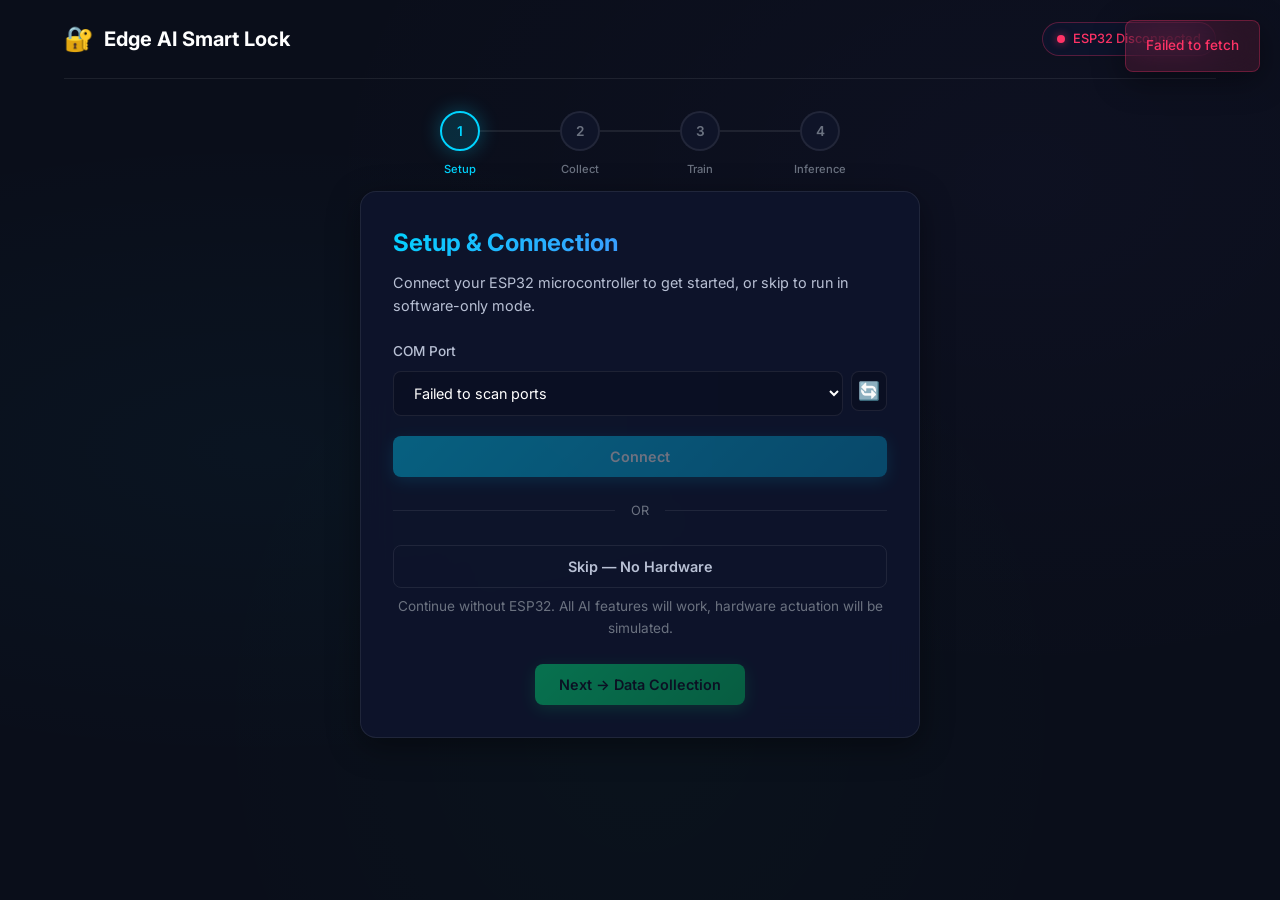
<file: frontend/index.html>
<!DOCTYPE html>
<html lang="en">
<head>
    <meta charset="UTF-8">
    <meta name="viewport" content="width=device-width, initial-scale=1.0">
    <meta name="description" content="Edge AI Smart Lock System — Setup and ESP32 Connection">
    <title>Edge AI Smart Lock — Setup</title>
    <link rel="stylesheet" href="css/style.css">
</head>
<body>
    <div class="app-container">
        <!-- Header -->
        <header class="app-header">
            <div class="app-header__title">
                <span class="icon">🔐</span>
                Edge AI Smart Lock
            </div>
            <div id="esp-badge" class="esp-badge disconnected">
                <span class="esp-badge__dot"></span>
                <span>ESP32 Disconnected</span>
            </div>
        </header>

        <!-- Progress Bar -->
        <div id="progress-bar" class="progress-bar"></div>

        <!-- Main Content -->
        <main data-step="1">
            <div class="card" style="max-width: 560px; margin: 0 auto;">
                <h1 class="card__title">Setup & Connection</h1>
                <p class="card__subtitle">Connect your ESP32 microcontroller to get started, or skip to run in software-only mode.</p>

                <!-- COM Port Selection -->
                <div class="form-group">
                    <label class="form-label">COM Port</label>
                    <div class="input-group">
                        <select id="port-select" class="form-select">
                            <option value="">Scanning for ports...</option>
                        </select>
                        <button id="btn-refresh" class="btn btn-icon" title="Refresh ports">🔄</button>
                    </div>
                </div>

                <!-- Connect Button -->
                <button id="btn-connect" class="btn btn-primary" style="width: 100%;" disabled>
                    Connect
                </button>

                <!-- Connection Status -->
                <div id="connection-status" class="mt-2 text-center text-small hidden"></div>

                <!-- Divider -->
                <div class="divider">OR</div>

                <!-- Skip Hardware -->
                <button id="btn-skip" class="btn btn-secondary" style="width: 100%;">
                    Skip — No Hardware
                </button>
                <p class="text-center text-muted text-small mt-1">
                    Continue without ESP32. All AI features will work, hardware actuation will be simulated.
                </p>

                <!-- Navigation -->
                <div class="btn-group btn-group--center mt-3">
                    <button id="btn-next" class="btn btn-success" disabled>
                        Next → Data Collection
                    </button>
                </div>
            </div>
        </main>
    </div>

    <script src="js/common.js"></script>
    <script src="js/setup.js"></script>
</body>
</html>
</file>
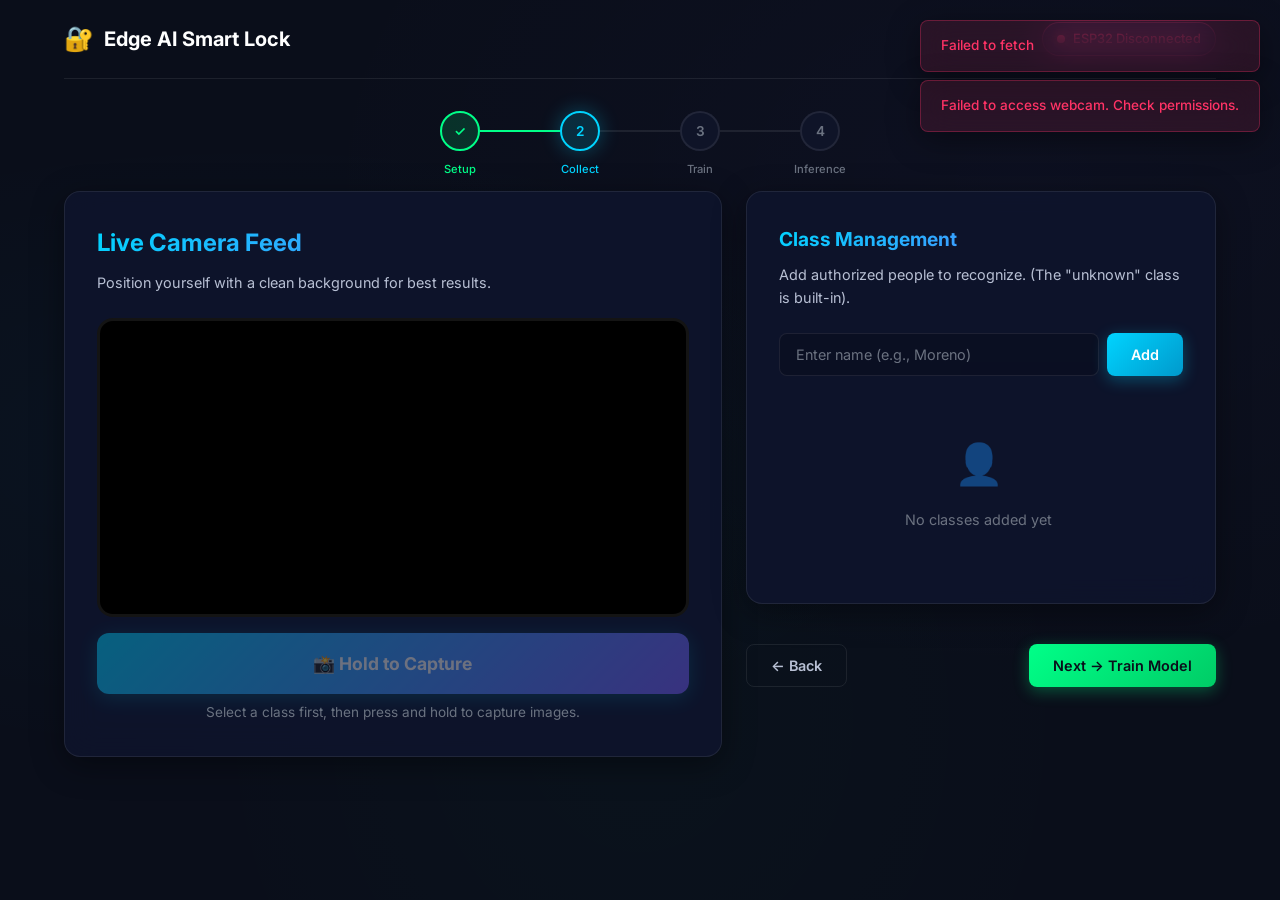
<file: frontend/collect.html>
<!DOCTYPE html>
<html lang="en">
<head>
    <meta charset="UTF-8">
    <meta name="viewport" content="width=device-width, initial-scale=1.0">
    <meta name="description" content="Edge AI Smart Lock — Data Collection and Class Registration">
    <title>Edge AI Smart Lock — Data Collection</title>
    <link rel="stylesheet" href="css/style.css">
</head>
<body>
    <div class="app-container">
        <!-- Header -->
        <header class="app-header">
            <div class="app-header__title">
                <span class="icon">🔐</span>
                Edge AI Smart Lock
            </div>
            <div id="esp-badge" class="esp-badge disconnected">
                <span class="esp-badge__dot"></span>
                <span>ESP32 Disconnected</span>
            </div>
        </header>

        <!-- Progress Bar -->
        <div id="progress-bar" class="progress-bar"></div>

        <!-- Main Content -->
        <main data-step="2">
            <div class="two-col">
                <!-- Left Column: Webcam & Capture -->
                <div class="flex flex-col gap-2">
                    <div class="card">
                        <h1 class="card__title">Live Camera Feed</h1>
                        <p class="card__subtitle">Position yourself with a clean background for best results.</p>

                        <!-- Webcam Viewport -->
                        <div class="viewport-frame" id="viewport-frame">
                            <video id="webcam-video" autoplay playsinline muted></video>
                            <canvas id="capture-canvas" style="display: none;"></canvas>
                        </div>

                        <!-- Capture Button -->
                        <div class="mt-2">
                            <button id="btn-capture" class="btn btn-capture" disabled>
                                📸 Hold to Capture
                            </button>
                            <p class="text-center text-muted text-small mt-1" id="capture-hint">
                                Select a class first, then press and hold to capture images.
                            </p>
                        </div>
                    </div>
                </div>

                <!-- Right Column: Class Management -->
                <div class="flex flex-col gap-2">
                    <div class="card">
                        <h2 class="card__title" style="font-size: 1.2rem;">Class Management</h2>
                        <p class="card__subtitle">Add authorized people to recognize. (The "unknown" class is built-in).</p>

                        <!-- Add Class -->
                        <div class="input-group mb-2">
                            <input type="text" id="class-name-input" class="form-input" placeholder="Enter name (e.g., Moreno)" maxlength="50">
                            <button id="btn-add-class" class="btn btn-primary">Add</button>
                        </div>

                        <!-- Class List -->
                        <div id="class-list" class="class-list">
                            <div class="empty-state">
                                <div class="empty-state__icon">👤</div>
                                <p class="empty-state__text">No classes added yet</p>
                            </div>
                        </div>
                    </div>

                    <!-- Navigation -->
                    <div class="btn-group btn-group--between">
                        <button id="btn-back" class="btn btn-secondary">← Back</button>
                        <button id="btn-next" class="btn btn-success">Next → Train Model</button>
                    </div>
                </div>
            </div>
        </main>
    </div>

    <script src="js/common.js"></script>
    <script src="js/collect.js"></script>
</body>
</html>
</file>
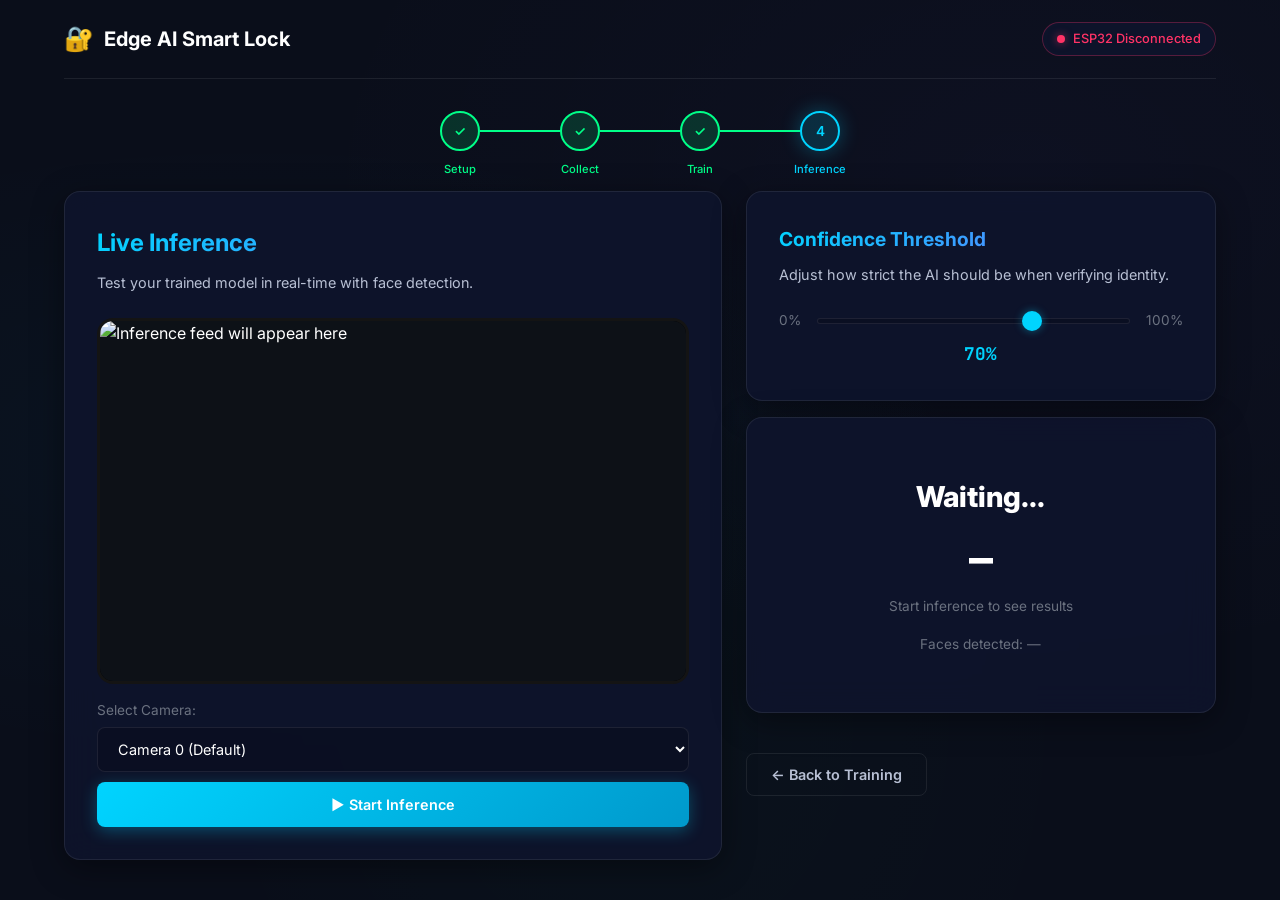
<file: frontend/inference.html>
<!DOCTYPE html>
<html lang="en">
<head>
    <meta charset="UTF-8">
    <meta name="viewport" content="width=device-width, initial-scale=1.0">
    <meta name="description" content="Edge AI Smart Lock — Live Inference and Testing">
    <title>Edge AI Smart Lock — Live Inference</title>
    <link rel="stylesheet" href="css/style.css">
</head>
<body>
    <div class="app-container">
        <!-- Header -->
        <header class="app-header">
            <div class="app-header__title">
                <span class="icon">🔐</span>
                Edge AI Smart Lock
            </div>
            <div id="esp-badge" class="esp-badge disconnected">
                <span class="esp-badge__dot"></span>
                <span>ESP32 Disconnected</span>
            </div>
        </header>

        <!-- Progress Bar -->
        <div id="progress-bar" class="progress-bar"></div>

        <!-- Main Content -->
        <main data-step="4">
            <div class="two-col">
                <!-- Left Column: Video Feed -->
                <div class="flex flex-col gap-2">
                    <div class="card">
                        <h1 class="card__title">Live Inference</h1>
                        <p class="card__subtitle">Test your trained model in real-time with face detection.</p>

                        <!-- MJPEG Viewport -->
                        <div class="viewport-frame" id="viewport-frame">
                            <img id="mjpeg-feed" alt="Inference feed will appear here"
                                 style="width: 100%; display: block; min-height: 360px; background: #0d1117; object-fit: contain;">
                        </div>

                        <!-- Controls -->
                        <div class="mt-2">
                            <label class="text-small text-muted" style="display: block; margin-bottom: 5px;">Select Camera:</label>
                            <select id="camera-select" class="form-input" style="width: 100%; margin-bottom: 10px;">
                                <option value="0">Camera 0 (Default)</option>
                                <option value="1">Camera 1</option>
                                <option value="2">Camera 2</option>
                                <option value="3">Camera 3</option>
                            </select>
                            <button id="btn-toggle" class="btn btn-primary" style="width: 100%; padding: 14px;">
                                ▶ Start Inference
                            </button>
                        </div>
                    </div>
                </div>

                <!-- Right Column: Controls & Results -->
                <div class="flex flex-col gap-2">
                    <!-- Threshold Control -->
                    <div class="card">
                        <h2 class="card__title" style="font-size: 1.2rem;">Confidence Threshold</h2>
                        <p class="card__subtitle">Adjust how strict the AI should be when verifying identity.</p>

                        <div class="range-slider">
                            <span class="text-muted text-small">0%</span>
                            <input type="range" id="threshold-slider" min="0" max="100" value="70">
                            <span class="text-muted text-small">100%</span>
                        </div>
                        <div class="text-center mt-1">
                            <span class="range-slider__value" id="threshold-value">70%</span>
                        </div>
                    </div>

                    <!-- Result Display -->
                    <div class="card" id="result-card">
                        <div class="result-display">
                            <div class="result-display__status" id="result-status">
                                Waiting...
                            </div>
                            <div class="result-display__confidence" id="result-confidence">
                                —
                            </div>
                            <div class="result-display__label" id="result-label">
                                Start inference to see results
                            </div>
                            <div class="mt-2 text-small text-muted" id="result-faces">
                                Faces detected: —
                            </div>
                        </div>
                    </div>

                    <!-- Navigation -->
                    <div class="btn-group">
                        <button id="btn-back" class="btn btn-secondary">← Back to Training</button>
                    </div>
                </div>
            </div>
        </main>
    </div>

    <script src="js/common.js"></script>
    <script src="js/inference.js"></script>
</body>
</html>
</file>
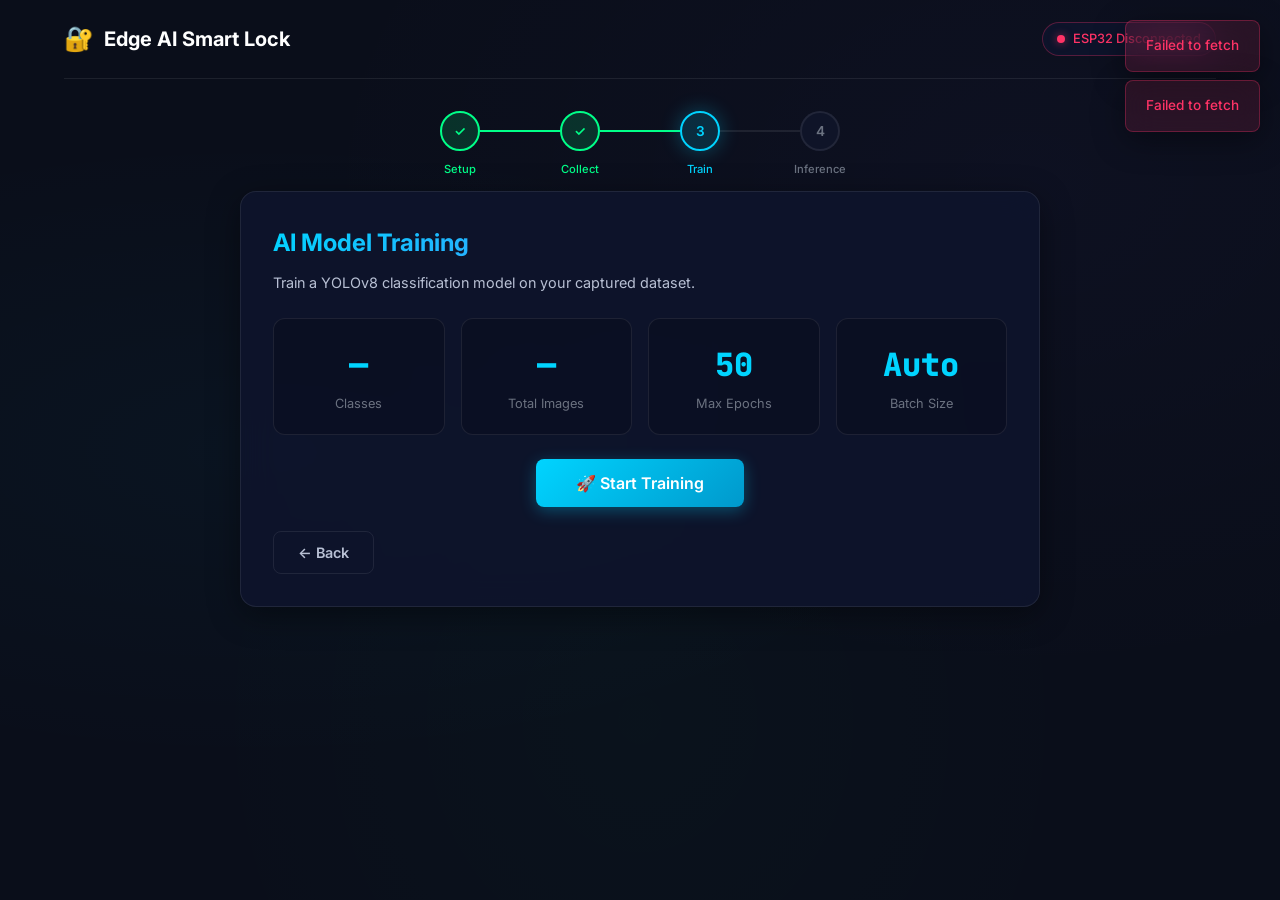
<file: frontend/train.html>
<!DOCTYPE html>
<html lang="en">
<head>
    <meta charset="UTF-8">
    <meta name="viewport" content="width=device-width, initial-scale=1.0">
    <meta name="description" content="Edge AI Smart Lock — AI Model Training with Live Terminal">
    <title>Edge AI Smart Lock — Training</title>
    <link rel="stylesheet" href="css/style.css">
</head>
<body>
    <div class="app-container">
        <!-- Header -->
        <header class="app-header">
            <div class="app-header__title">
                <span class="icon">🔐</span>
                Edge AI Smart Lock
            </div>
            <div id="esp-badge" class="esp-badge disconnected">
                <span class="esp-badge__dot"></span>
                <span>ESP32 Disconnected</span>
            </div>
        </header>

        <!-- Progress Bar -->
        <div id="progress-bar" class="progress-bar"></div>

        <!-- Main Content -->
        <main data-step="3">
            <div class="card" style="max-width: 800px; margin: 0 auto;">
                <h1 class="card__title">AI Model Training</h1>
                <p class="card__subtitle">Train a YOLOv8 classification model on your captured dataset.</p>

                <!-- Pre-Training Summary -->
                <div id="summary-section">
                    <div class="summary-grid" id="summary-grid">
                        <div class="summary-item">
                            <div class="summary-item__value" id="summary-classes">—</div>
                            <div class="summary-item__label">Classes</div>
                        </div>
                        <div class="summary-item">
                            <div class="summary-item__value" id="summary-images">—</div>
                            <div class="summary-item__label">Total Images</div>
                        </div>
                        <div class="summary-item">
                            <div class="summary-item__value" id="summary-epochs">50</div>
                            <div class="summary-item__label">Max Epochs</div>
                        </div>
                        <div class="summary-item">
                            <div class="summary-item__value" id="summary-batch">Auto</div>
                            <div class="summary-item__label">Batch Size</div>
                        </div>
                    </div>
                </div>

                <!-- Dynamic Class Split View -->
                <div id="split-container" style="display: none; margin-top: 15px; gap: 10px; flex-wrap: wrap; justify-content: center;">
                    <!-- JS will populate this -->
                </div>

                <!-- Training Action -->
                <div class="text-center mb-3" id="action-area">
                    <button id="btn-train" class="btn btn-primary" style="padding: 14px 40px; font-size: 1rem;">
                        🚀 Start Training
                    </button>
                </div>

                <!-- Dynamic Progress View -->
                <div id="epoch-progress-container" style="display: none; margin-bottom: 15px; padding: 15px; background: rgba(0,0,0,0.2); border: 1px solid var(--border); border-radius: 8px;">
                    <div style="display: flex; justify-content: space-between; margin-bottom: 8px; font-weight: 500;">
                        <span id="epoch-text">Epoch 0 / 50</span>
                        <span id="epoch-percent" style="color: var(--primary);">0%</span>
                    </div>
                    <div style="width: 100%; background: var(--border); border-radius: 10px; height: 10px; overflow: hidden;">
                        <div id="epoch-bar" style="width: 0%; height: 100%; background: var(--primary); transition: width 0.3s ease;"></div>
                    </div>
                </div>

                <!-- Live Terminal -->
                <div class="terminal" id="terminal" style="display: none;">
                    <pre id="terminal-output"></pre>
                    <span class="terminal__cursor" id="terminal-cursor"></span>
                </div>

                <!-- Navigation -->
                <div class="btn-group btn-group--between mt-3">
                    <button id="btn-back" class="btn btn-secondary">← Back</button>
                    <button id="btn-next" class="btn btn-success hidden">
                        Next → Test Your Model
                    </button>
                </div>
            </div>
        </main>
    </div>

    <script src="js/common.js"></script>
    <script src="js/train.js"></script>
</body>
</html>
</file>
<file: frontend/css/style.css>
/* ==========================================================================
   Edge AI Smart Lock — Design System
   Premium dark theme with glassmorphism, neon accents, and micro-animations.
   ========================================================================== */

/* ---------- Google Fonts ---------- */
@import url('https://fonts.googleapis.com/css2?family=Inter:wght@300;400;500;600;700;800&family=JetBrains+Mono:wght@400;500;600&display=swap');

/* ---------- CSS Custom Properties ---------- */
:root {
    /* Colors — Dark Theme */
    --bg-primary: #0a0e1a;
    --bg-secondary: #0f1428;
    --bg-card: rgba(15, 20, 45, 0.85);
    --bg-card-hover: rgba(20, 28, 58, 0.9);
    --bg-input: rgba(10, 14, 30, 0.6);
    --bg-terminal: #0d1117;

    /* Accent Colors */
    --accent-primary: #00d4ff;
    --accent-primary-rgb: 0, 212, 255;
    --accent-secondary: #7b61ff;
    --success: #00ff88;
    --success-rgb: 0, 255, 136;
    --danger: #ff3366;
    --danger-rgb: 255, 51, 102;
    --warning: #ffaa00;
    --warning-rgb: 255, 170, 0;

    /* Text */
    --text-primary: #ffffff;
    --text-secondary: #b8c0d4;
    --text-muted: #6b7280;
    --text-terminal: #00ff88;

    /* Borders */
    --border-color: rgba(255, 255, 255, 0.08);
    --border-active: rgba(0, 212, 255, 0.4);

    /* Spacing */
    --radius-sm: 8px;
    --radius-md: 12px;
    --radius-lg: 16px;
    --radius-xl: 20px;

    /* Shadows */
    --shadow-sm: 0 2px 8px rgba(0, 0, 0, 0.3);
    --shadow-md: 0 8px 32px rgba(0, 0, 0, 0.4);
    --shadow-lg: 0 16px 48px rgba(0, 0, 0, 0.5);
    --shadow-glow-blue: 0 0 20px rgba(0, 212, 255, 0.3);
    --shadow-glow-green: 0 0 20px rgba(0, 255, 136, 0.3);
    --shadow-glow-red: 0 0 20px rgba(255, 51, 102, 0.3);

    /* Typography */
    --font-main: 'Inter', -apple-system, BlinkMacSystemFont, 'Segoe UI', sans-serif;
    --font-mono: 'JetBrains Mono', 'Consolas', 'Courier New', monospace;

    /* Transitions */
    --transition-fast: 150ms ease;
    --transition-normal: 300ms ease;
    --transition-slow: 500ms ease;
}

/* ---------- Reset & Base ---------- */
*,
*::before,
*::after {
    margin: 0;
    padding: 0;
    box-sizing: border-box;
}

html {
    font-size: 16px;
    scroll-behavior: smooth;
}

body {
    font-family: var(--font-main);
    background: var(--bg-primary);
    color: var(--text-primary);
    min-height: 100vh;
    line-height: 1.6;
    overflow-x: hidden;
    /* Subtle background pattern */
    background-image:
        radial-gradient(ellipse at 20% 50%, rgba(0, 212, 255, 0.03) 0%, transparent 50%),
        radial-gradient(ellipse at 80% 20%, rgba(123, 97, 255, 0.03) 0%, transparent 50%),
        radial-gradient(ellipse at 50% 80%, rgba(0, 255, 136, 0.02) 0%, transparent 50%);
}

a {
    color: var(--accent-primary);
    text-decoration: none;
    transition: color var(--transition-fast);
}

a:hover {
    color: var(--accent-secondary);
}

/* ---------- Page Layout ---------- */
.app-container {
    max-width: 1200px;
    margin: 0 auto;
    padding: 0 24px;
    min-height: 100vh;
    display: flex;
    flex-direction: column;
}

/* ---------- Header ---------- */
.app-header {
    display: flex;
    align-items: center;
    justify-content: space-between;
    padding: 20px 0;
    border-bottom: 1px solid var(--border-color);
    margin-bottom: 32px;
}

.app-header__title {
    font-size: 1.25rem;
    font-weight: 700;
    color: var(--text-primary);
    display: flex;
    align-items: center;
    gap: 10px;
}

.app-header__title .icon {
    font-size: 1.5rem;
}

/* ---------- ESP32 Status Badge ---------- */
.esp-badge {
    display: flex;
    align-items: center;
    gap: 8px;
    padding: 6px 14px;
    border-radius: 20px;
    font-size: 0.8rem;
    font-weight: 500;
    border: 1px solid var(--border-color);
    background: var(--bg-card);
    backdrop-filter: blur(8px);
    transition: all var(--transition-normal);
}

.esp-badge__dot {
    width: 8px;
    height: 8px;
    border-radius: 50%;
    flex-shrink: 0;
}

.esp-badge.connected .esp-badge__dot {
    background: var(--success);
    box-shadow: 0 0 8px rgba(var(--success-rgb), 0.6);
    animation: breathe 2s ease-in-out infinite;
}

.esp-badge.connected {
    border-color: rgba(var(--success-rgb), 0.3);
    color: var(--success);
}

.esp-badge.disconnected .esp-badge__dot {
    background: var(--danger);
    box-shadow: 0 0 8px rgba(var(--danger-rgb), 0.6);
    animation: blink 1.5s ease-in-out infinite;
}

.esp-badge.disconnected {
    border-color: rgba(var(--danger-rgb), 0.3);
    color: var(--danger);
}

.esp-badge.skipped .esp-badge__dot {
    background: var(--text-muted);
}

.esp-badge.skipped {
    color: var(--text-muted);
}

@keyframes breathe {
    0%, 100% { opacity: 1; transform: scale(1); }
    50% { opacity: 0.5; transform: scale(1.2); }
}

@keyframes blink {
    0%, 100% { opacity: 1; }
    50% { opacity: 0.2; }
}

/* ---------- Progress Bar ---------- */
.progress-bar {
    display: flex;
    align-items: center;
    justify-content: center;
    gap: 0;
    margin-bottom: 40px;
    padding: 0 40px;
}

.progress-step {
    display: flex;
    align-items: center;
    gap: 0;
}

.progress-step__circle {
    width: 40px;
    height: 40px;
    border-radius: 50%;
    display: flex;
    align-items: center;
    justify-content: center;
    font-size: 0.85rem;
    font-weight: 600;
    border: 2px solid var(--border-color);
    background: var(--bg-secondary);
    color: var(--text-muted);
    transition: all var(--transition-normal);
    position: relative;
    z-index: 1;
    flex-shrink: 0;
}

.progress-step__label {
    position: absolute;
    top: 50px;
    white-space: nowrap;
    font-size: 0.7rem;
    font-weight: 500;
    color: var(--text-muted);
    transition: color var(--transition-normal);
}

.progress-step__circle-wrapper {
    position: relative;
    display: flex;
    flex-direction: column;
    align-items: center;
}

.progress-step__line {
    width: 80px;
    height: 2px;
    background: var(--border-color);
    transition: background var(--transition-normal);
    flex-shrink: 0;
}

/* Active step */
.progress-step.active .progress-step__circle {
    border-color: var(--accent-primary);
    background: rgba(var(--accent-primary-rgb), 0.15);
    color: var(--accent-primary);
    box-shadow: var(--shadow-glow-blue);
}

.progress-step.active .progress-step__label {
    color: var(--accent-primary);
}

/* Completed step */
.progress-step.completed .progress-step__circle {
    border-color: var(--success);
    background: rgba(var(--success-rgb), 0.15);
    color: var(--success);
}

.progress-step.completed .progress-step__label {
    color: var(--success);
}

.progress-step.completed .progress-step__line {
    background: var(--success);
}

/* ---------- Main Content Area ---------- */
main {
    flex: 1;
    animation: fadeSlideIn 400ms ease-out forwards;
}

main.page-exit {
    animation: fadeSlideOut 300ms ease-in forwards;
}

@keyframes fadeSlideIn {
    from {
        opacity: 0;
        transform: translateY(20px);
    }
    to {
        opacity: 1;
        transform: translateY(0);
    }
}

@keyframes fadeSlideOut {
    from {
        opacity: 1;
        transform: translateY(0);
    }
    to {
        opacity: 0;
        transform: translateY(-10px);
    }
}

/* ---------- Glass Card ---------- */
.card {
    background: var(--bg-card);
    backdrop-filter: blur(16px);
    -webkit-backdrop-filter: blur(16px);
    border: 1px solid var(--border-color);
    border-radius: var(--radius-lg);
    padding: 32px;
    box-shadow: var(--shadow-md);
    transition: all var(--transition-normal);
}

.card:hover {
    border-color: var(--border-active);
}

.card__title {
    font-size: 1.5rem;
    font-weight: 700;
    margin-bottom: 8px;
    background: linear-gradient(135deg, var(--accent-primary), var(--accent-secondary));
    -webkit-background-clip: text;
    -webkit-text-fill-color: transparent;
    background-clip: text;
}

.card__subtitle {
    font-size: 0.9rem;
    color: var(--text-secondary);
    margin-bottom: 24px;
}

/* ---------- Buttons ---------- */
.btn {
    display: inline-flex;
    align-items: center;
    justify-content: center;
    gap: 8px;
    padding: 12px 24px;
    border-radius: var(--radius-sm);
    font-family: var(--font-main);
    font-size: 0.9rem;
    font-weight: 600;
    border: none;
    cursor: pointer;
    transition: all var(--transition-fast);
    text-decoration: none;
    white-space: nowrap;
}

.btn:disabled {
    opacity: 0.4;
    cursor: not-allowed;
    transform: none !important;
}

/* Primary Button */
.btn-primary {
    background: linear-gradient(135deg, var(--accent-primary), #0099cc);
    color: white;
    box-shadow: 0 4px 16px rgba(var(--accent-primary-rgb), 0.3);
}

.btn-primary:hover:not(:disabled) {
    transform: translateY(-2px);
    box-shadow: 0 6px 24px rgba(var(--accent-primary-rgb), 0.4);
}

.btn-primary:active:not(:disabled) {
    transform: translateY(0);
}

/* Secondary Button */
.btn-secondary {
    background: transparent;
    color: var(--text-secondary);
    border: 1px solid var(--border-color);
}

.btn-secondary:hover:not(:disabled) {
    border-color: var(--accent-primary);
    color: var(--accent-primary);
    background: rgba(var(--accent-primary-rgb), 0.05);
}

/* Danger Button */
.btn-danger {
    background: linear-gradient(135deg, var(--danger), #cc0033);
    color: white;
    box-shadow: 0 4px 16px rgba(var(--danger-rgb), 0.3);
}

.btn-danger:hover:not(:disabled) {
    transform: translateY(-2px);
    box-shadow: 0 6px 24px rgba(var(--danger-rgb), 0.4);
}

/* Success Button */
.btn-success {
    background: linear-gradient(135deg, var(--success), #00cc66);
    color: #0a0e1a;
    box-shadow: 0 4px 16px rgba(var(--success-rgb), 0.3);
}

.btn-success:hover:not(:disabled) {
    transform: translateY(-2px);
    box-shadow: 0 6px 24px rgba(var(--success-rgb), 0.4);
}

/* Icon Button */
.btn-icon {
    width: 40px;
    height: 40px;
    padding: 0;
    border-radius: var(--radius-sm);
    background: var(--bg-input);
    border: 1px solid var(--border-color);
    color: var(--text-secondary);
    font-size: 1.1rem;
}

.btn-icon:hover:not(:disabled) {
    border-color: var(--accent-primary);
    color: var(--accent-primary);
}

/* Large Capture Button */
.btn-capture {
    width: 100%;
    padding: 20px 32px;
    font-size: 1.1rem;
    font-weight: 700;
    border-radius: var(--radius-md);
    background: linear-gradient(135deg, var(--accent-primary), var(--accent-secondary));
    color: white;
    box-shadow: 0 4px 20px rgba(var(--accent-primary-rgb), 0.3);
    position: relative;
    overflow: hidden;
    user-select: none;
    -webkit-user-select: none;
    touch-action: none;
}

.btn-capture:hover:not(:disabled) {
    transform: translateY(-2px);
    box-shadow: 0 8px 32px rgba(var(--accent-primary-rgb), 0.5);
}

.btn-capture:active:not(:disabled),
.btn-capture.capturing {
    transform: scale(0.97);
    box-shadow: 0 2px 12px rgba(var(--accent-primary-rgb), 0.6);
}

.btn-capture.capturing::after {
    content: '';
    position: absolute;
    inset: 0;
    background: linear-gradient(135deg, rgba(var(--success-rgb), 0.2), rgba(var(--accent-primary-rgb), 0.2));
    animation: captureFlash 0.5s ease-in-out infinite;
}

@keyframes captureFlash {
    0%, 100% { opacity: 0.3; }
    50% { opacity: 0.8; }
}

/* Button group */
.btn-group {
    display: flex;
    gap: 12px;
    margin-top: 24px;
}

.btn-group--between {
    justify-content: space-between;
}

.btn-group--center {
    justify-content: center;
}

/* ---------- Form Inputs ---------- */
.form-group {
    margin-bottom: 20px;
}

.form-label {
    display: block;
    font-size: 0.85rem;
    font-weight: 500;
    color: var(--text-secondary);
    margin-bottom: 8px;
}

.form-input,
.form-select {
    width: 100%;
    padding: 12px 16px;
    background: var(--bg-input);
    border: 1px solid var(--border-color);
    border-radius: var(--radius-sm);
    color: var(--text-primary);
    font-family: var(--font-main);
    font-size: 0.9rem;
    transition: all var(--transition-fast);
    outline: none;
}

.form-input:focus,
.form-select:focus {
    border-color: var(--accent-primary);
    box-shadow: 0 0 0 3px rgba(var(--accent-primary-rgb), 0.1);
}

.form-input::placeholder {
    color: var(--text-muted);
}

.form-select option {
    background: var(--bg-secondary);
    color: var(--text-primary);
}

.input-group {
    display: flex;
    gap: 8px;
}

.input-group .form-input {
    flex: 1;
}

/* ---------- Range Slider ---------- */
.range-slider {
    width: 100%;
    display: flex;
    align-items: center;
    gap: 16px;
}

.range-slider input[type="range"] {
    flex: 1;
    -webkit-appearance: none;
    appearance: none;
    height: 6px;
    background: var(--bg-input);
    border-radius: 3px;
    outline: none;
    border: 1px solid var(--border-color);
}

.range-slider input[type="range"]::-webkit-slider-thumb {
    -webkit-appearance: none;
    appearance: none;
    width: 20px;
    height: 20px;
    border-radius: 50%;
    background: var(--accent-primary);
    cursor: pointer;
    box-shadow: 0 0 8px rgba(var(--accent-primary-rgb), 0.4);
    transition: transform var(--transition-fast);
}

.range-slider input[type="range"]::-webkit-slider-thumb:hover {
    transform: scale(1.2);
}

.range-slider__value {
    font-size: 1.1rem;
    font-weight: 700;
    color: var(--accent-primary);
    min-width: 50px;
    text-align: center;
    font-family: var(--font-mono);
}

/* ---------- Terminal ---------- */
.terminal {
    background: var(--bg-terminal);
    border: 1px solid rgba(255, 255, 255, 0.06);
    border-radius: var(--radius-md);
    padding: 20px;
    font-family: var(--font-mono);
    font-size: 0.8rem;
    line-height: 1.7;
    max-height: 400px;
    overflow-y: auto;
    overflow-x: hidden;
    word-wrap: break-word;
    box-shadow: inset 0 2px 8px rgba(0, 0, 0, 0.3);
}

.terminal::-webkit-scrollbar {
    width: 6px;
}

.terminal::-webkit-scrollbar-track {
    background: transparent;
}

.terminal::-webkit-scrollbar-thumb {
    background: rgba(255, 255, 255, 0.1);
    border-radius: 3px;
}

.terminal__line {
    color: var(--text-terminal);
    display: block;
    padding: 1px 0;
}

.terminal__line--error {
    color: var(--danger);
}

.terminal__line--info {
    color: var(--accent-primary);
}

.terminal__cursor {
    display: inline-block;
    width: 8px;
    height: 16px;
    background: var(--text-terminal);
    animation: terminalBlink 1s step-end infinite;
    vertical-align: text-bottom;
    margin-left: 2px;
}

@keyframes terminalBlink {
    0%, 50% { opacity: 1; }
    51%, 100% { opacity: 0; }
}

/* ---------- Viewport Frame ---------- */
.viewport-frame {
    border: 3px solid var(--border-color);
    border-radius: var(--radius-lg);
    overflow: hidden;
    position: relative;
    background: #000;
    transition: border-color var(--transition-normal), box-shadow var(--transition-normal);
}

.viewport-frame video,
.viewport-frame img {
    width: 100%;
    height: auto;
    display: block;
}

.viewport-frame.pulse-green {
    border-color: var(--success);
    box-shadow: 0 0 30px rgba(var(--success-rgb), 0.4), inset 0 0 30px rgba(var(--success-rgb), 0.05);
    animation: pulseGreen 1.5s ease-in-out infinite;
}

.viewport-frame.pulse-red {
    border-color: var(--danger);
    box-shadow: 0 0 30px rgba(var(--danger-rgb), 0.4), inset 0 0 30px rgba(var(--danger-rgb), 0.05);
    animation: pulseRed 1.5s ease-in-out infinite;
}

.viewport-frame.pulse-orange {
    border-color: #FFA500;
    box-shadow: 0 0 30px rgba(255, 165, 0, 0.4), inset 0 0 30px rgba(255, 165, 0, 0.05);
    animation: pulseOrange 1.5s ease-in-out infinite;
}

@keyframes pulseGreen {
    0%, 100% { box-shadow: 0 0 20px rgba(var(--success-rgb), 0.3); }
    50% { box-shadow: 0 0 40px rgba(var(--success-rgb), 0.6), 0 0 80px rgba(var(--success-rgb), 0.2); }
}

@keyframes pulseRed {
    0%, 100% { box-shadow: 0 0 20px rgba(var(--danger-rgb), 0.3); }
    50% { box-shadow: 0 0 40px rgba(var(--danger-rgb), 0.6), 0 0 80px rgba(var(--danger-rgb), 0.2); }
}

@keyframes pulseOrange {
    0%, 100% { box-shadow: 0 0 20px rgba(255, 165, 0, 0.3); }
    50% { box-shadow: 0 0 40px rgba(255, 165, 0, 0.6), 0 0 80px rgba(255, 165, 0, 0.2); }
}

/* ---------- Class Cards ---------- */
.class-list {
    display: flex;
    flex-direction: column;
    gap: 8px;
    max-height: 320px;
    overflow-y: auto;
    padding-right: 4px;
}

.class-list::-webkit-scrollbar {
    width: 4px;
}

.class-list::-webkit-scrollbar-thumb {
    background: rgba(255, 255, 255, 0.1);
    border-radius: 2px;
}

.class-card {
    display: flex;
    align-items: center;
    justify-content: space-between;
    padding: 12px 16px;
    background: var(--bg-input);
    border: 1px solid var(--border-color);
    border-radius: var(--radius-sm);
    cursor: pointer;
    transition: all var(--transition-fast);
}

.class-card:hover {
    border-color: rgba(var(--accent-primary-rgb), 0.3);
    background: var(--bg-card-hover);
}

.class-card.active {
    border-color: var(--accent-primary);
    background: rgba(var(--accent-primary-rgb), 0.1);
    box-shadow: 0 0 12px rgba(var(--accent-primary-rgb), 0.15);
}

.class-card__info {
    display: flex;
    flex-direction: column;
    gap: 2px;
}

.class-card__name {
    font-weight: 600;
    font-size: 0.9rem;
}

.class-card__count {
    font-size: 0.75rem;
    color: var(--text-muted);
    font-family: var(--font-mono);
}

.class-card__actions {
    display: flex;
    gap: 4px;
}

.class-card__delete {
    width: 28px;
    height: 28px;
    display: flex;
    align-items: center;
    justify-content: center;
    border-radius: 6px;
    border: none;
    background: transparent;
    color: var(--text-muted);
    cursor: pointer;
    font-size: 0.9rem;
    transition: all var(--transition-fast);
}

.class-card__delete:hover {
    background: rgba(var(--danger-rgb), 0.15);
    color: var(--danger);
}

/* ---------- Toast Notifications ---------- */
.toast-container {
    position: fixed;
    top: 20px;
    right: 20px;
    z-index: 10000;
    display: flex;
    flex-direction: column;
    gap: 8px;
}

.toast {
    padding: 14px 20px;
    border-radius: var(--radius-sm);
    font-size: 0.85rem;
    font-weight: 500;
    backdrop-filter: blur(16px);
    border: 1px solid;
    animation: toastIn 300ms ease-out forwards;
    max-width: 380px;
    box-shadow: var(--shadow-md);
}

.toast.removing {
    animation: toastOut 300ms ease-in forwards;
}

.toast--success {
    background: rgba(var(--success-rgb), 0.12);
    border-color: rgba(var(--success-rgb), 0.3);
    color: var(--success);
}

.toast--error {
    background: rgba(var(--danger-rgb), 0.12);
    border-color: rgba(var(--danger-rgb), 0.3);
    color: var(--danger);
}

.toast--info {
    background: rgba(var(--accent-primary-rgb), 0.12);
    border-color: rgba(var(--accent-primary-rgb), 0.3);
    color: var(--accent-primary);
}

@keyframes toastIn {
    from { opacity: 0; transform: translateX(40px); }
    to { opacity: 1; transform: translateX(0); }
}

@keyframes toastOut {
    from { opacity: 1; transform: translateX(0); }
    to { opacity: 0; transform: translateX(40px); }
}

/* ---------- Modal ---------- */
.modal-overlay {
    position: fixed;
    inset: 0;
    background: rgba(0, 0, 0, 0.6);
    backdrop-filter: blur(4px);
    z-index: 9000;
    display: flex;
    align-items: center;
    justify-content: center;
    animation: fadeIn 200ms ease-out;
}

.modal {
    background: var(--bg-card);
    backdrop-filter: blur(16px);
    border: 1px solid var(--border-color);
    border-radius: var(--radius-lg);
    padding: 28px;
    max-width: 420px;
    width: 90%;
    box-shadow: var(--shadow-lg);
    animation: modalIn 300ms ease-out;
}

.modal__title {
    font-size: 1.1rem;
    font-weight: 700;
    margin-bottom: 12px;
}

.modal__message {
    color: var(--text-secondary);
    font-size: 0.9rem;
    margin-bottom: 24px;
    line-height: 1.5;
}

.modal__actions {
    display: flex;
    gap: 12px;
    justify-content: flex-end;
}

@keyframes fadeIn {
    from { opacity: 0; }
    to { opacity: 1; }
}

@keyframes modalIn {
    from { opacity: 0; transform: scale(0.95) translateY(10px); }
    to { opacity: 1; transform: scale(1) translateY(0); }
}

/* ---------- Result Display ---------- */
.result-display {
    text-align: center;
    padding: 24px;
}

.result-display__status {
    font-size: 1.8rem;
    font-weight: 800;
    margin-bottom: 8px;
    transition: color var(--transition-normal);
}

.result-display__status.granted {
    color: var(--success);
    text-shadow: 0 0 20px rgba(var(--success-rgb), 0.4);
}

.result-display__status.denied {
    color: var(--danger);
    text-shadow: 0 0 20px rgba(var(--danger-rgb), 0.4);
}

.result-display__status.verifying {
    color: #FFA500;
    text-shadow: 0 0 20px rgba(255, 165, 0, 0.4);
}

.result-display__confidence {
    font-size: 2.5rem;
    font-weight: 800;
    font-family: var(--font-mono);
    margin-bottom: 4px;
}

.result-display__label {
    font-size: 0.85rem;
    color: var(--text-muted);
}

/* ---------- Summary Card ---------- */
.summary-grid {
    display: grid;
    grid-template-columns: repeat(auto-fit, minmax(150px, 1fr));
    gap: 16px;
    margin-bottom: 24px;
}

.summary-item {
    text-align: center;
    padding: 20px;
    background: var(--bg-input);
    border: 1px solid var(--border-color);
    border-radius: var(--radius-md);
}

.summary-item__value {
    font-size: 2rem;
    font-weight: 800;
    color: var(--accent-primary);
    font-family: var(--font-mono);
}

.summary-item__label {
    font-size: 0.8rem;
    color: var(--text-muted);
    margin-top: 4px;
}

/* ---------- Two-Column Layout ---------- */
.two-col {
    display: grid;
    grid-template-columns: 1.4fr 1fr;
    gap: 24px;
    align-items: start;
}

/* ---------- Divider ---------- */
.divider {
    display: flex;
    align-items: center;
    gap: 16px;
    margin: 24px 0;
    color: var(--text-muted);
    font-size: 0.8rem;
}

.divider::before,
.divider::after {
    content: '';
    flex: 1;
    height: 1px;
    background: var(--border-color);
}

/* ---------- Status Badge ---------- */
.status-badge {
    display: inline-flex;
    align-items: center;
    gap: 6px;
    padding: 4px 12px;
    border-radius: 12px;
    font-size: 0.75rem;
    font-weight: 600;
}

.status-badge--success {
    background: rgba(var(--success-rgb), 0.1);
    color: var(--success);
    border: 1px solid rgba(var(--success-rgb), 0.2);
}

.status-badge--error {
    background: rgba(var(--danger-rgb), 0.1);
    color: var(--danger);
    border: 1px solid rgba(var(--danger-rgb), 0.2);
}

.status-badge--neutral {
    background: rgba(var(--accent-primary-rgb), 0.1);
    color: var(--accent-primary);
    border: 1px solid rgba(var(--accent-primary-rgb), 0.2);
}

/* ---------- Spinner ---------- */
.spinner {
    width: 20px;
    height: 20px;
    border: 2px solid rgba(255, 255, 255, 0.2);
    border-top-color: var(--accent-primary);
    border-radius: 50%;
    animation: spin 0.8s linear infinite;
    display: inline-block;
}

@keyframes spin {
    to { transform: rotate(360deg); }
}

/* ---------- Empty State ---------- */
.empty-state {
    text-align: center;
    padding: 40px 20px;
    color: var(--text-muted);
}

.empty-state__icon {
    font-size: 2.5rem;
    margin-bottom: 12px;
    opacity: 0.5;
}

.empty-state__text {
    font-size: 0.9rem;
}

/* ---------- Utility Classes ---------- */
.text-center { text-align: center; }
.text-muted { color: var(--text-muted); }
.text-small { font-size: 0.85rem; }
.mt-1 { margin-top: 8px; }
.mt-2 { margin-top: 16px; }
.mt-3 { margin-top: 24px; }
.mb-1 { margin-bottom: 8px; }
.mb-2 { margin-bottom: 16px; }
.mb-3 { margin-bottom: 24px; }
.gap-1 { gap: 8px; }
.gap-2 { gap: 16px; }
.hidden { display: none !important; }
.flex { display: flex; }
.flex-col { flex-direction: column; }
.items-center { align-items: center; }
.justify-between { justify-content: space-between; }

/* ---------- Responsive ---------- */
@media (max-width: 768px) {
    .two-col {
        grid-template-columns: 1fr;
    }

    .progress-step__line {
        width: 40px;
    }

    .progress-step__label {
        font-size: 0.6rem;
    }
}
</file>
